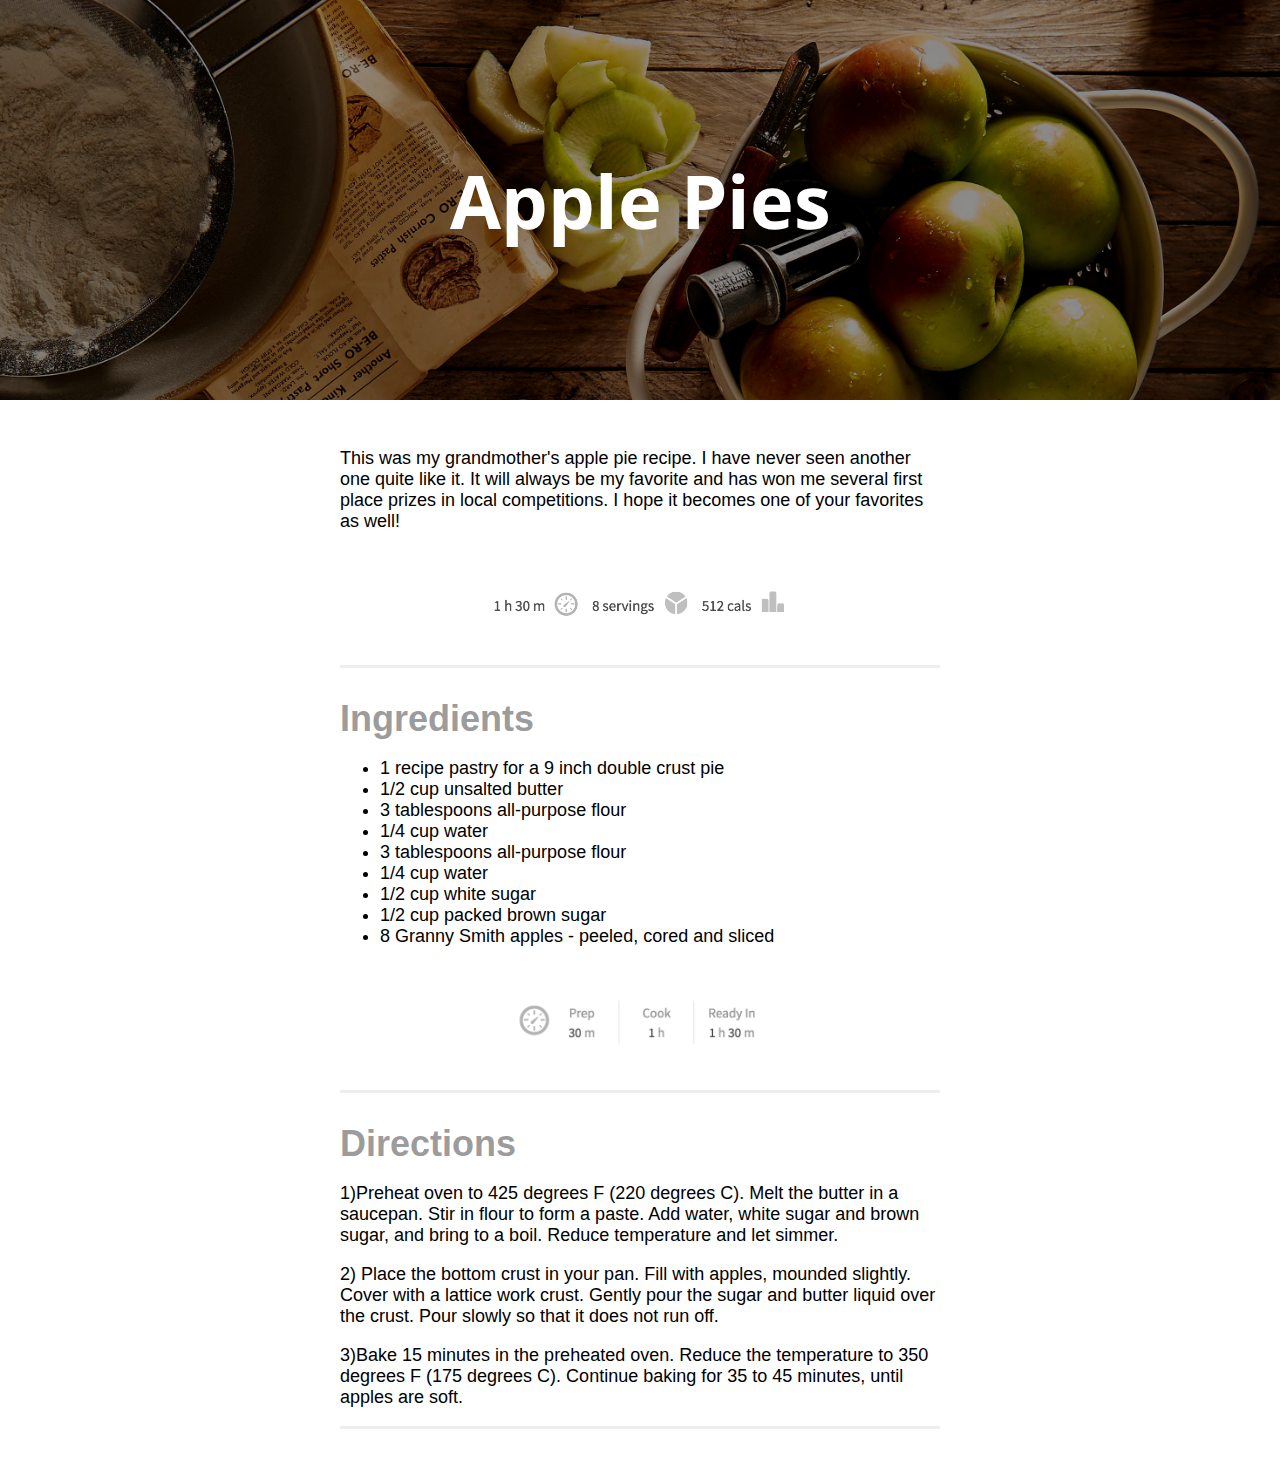
<file: lab-css-recipes-clone/starter-code/apple-pie-starter-code/index.html>
<!DOCTYPE html>
<html lang="en">

<head>
  <title>Apple Pie Recipe</title>
  <link rel="stylesheet" type="text/css" href="./css/main.css">
  <link href="https://fonts.googleapis.com/css?family=Open+Sans:300,600" rel="stylesheet">
</head>

<body>

  <section>
    <h1 class="titulo">Apple Pies</h1>
  </section>

  <article class="info-apple-pie">

    <p>
      This was my grandmother's apple pie recipe. I have never seen another one
      quite like it. It will always be my favorite and has won me several first place
      prizes in local competitions. I hope it becomes one of your favorites as well!
    </p>

    <center><img class="img-applepie-info" src="./images/recipe-info.png" ></center>



  </article>

    <article class="info2-apple-pie">

    <h1>Ingredients</h1>
    <ul>
      <li>1 recipe pastry for a 9 inch double crust pie</li>
      <li> 1/2 cup unsalted butter</li>
      <li> 3 tablespoons all-purpose flour</li>
      <li>1/4 cup water</li>
      <li>3 tablespoons all-purpose flour</li>
      <li> 1/4 cup water</li>
      <li>1/2 cup white sugar</li>
      <li> 1/2 cup packed brown sugar</li>
      <li> 8 Granny Smith apples - peeled, cored and sliced</li>
    </ul>

    <center><img class="img-applepie-info2" src="./images/cooking-info.png"></center>

  </article>



  <article class="info3-apple-pie">
    <h1>Directions</h1>
    <p></p>
    1)Preheat oven to 425 degrees F (220 degrees C). Melt the butter in a saucepan. Stir in
    flour to form a paste. Add water, white sugar and brown sugar, and bring to a boil. Reduce
    temperature and let simmer.
    </p>
    <p>
      2) Place the bottom crust in your pan. Fill with apples, mounded slightly. Cover with a
      lattice work crust. Gently pour the sugar and butter liquid over the crust. Pour slowly so
      that it does not run off.
    </p>
    <p>
      3)Bake 15 minutes in the preheated oven. Reduce the temperature to 350 degrees F (175
      degrees C). Continue baking for 35 to 45 minutes, until apples are soft.
    </p>
  </article>


</body>

</html>
</file>
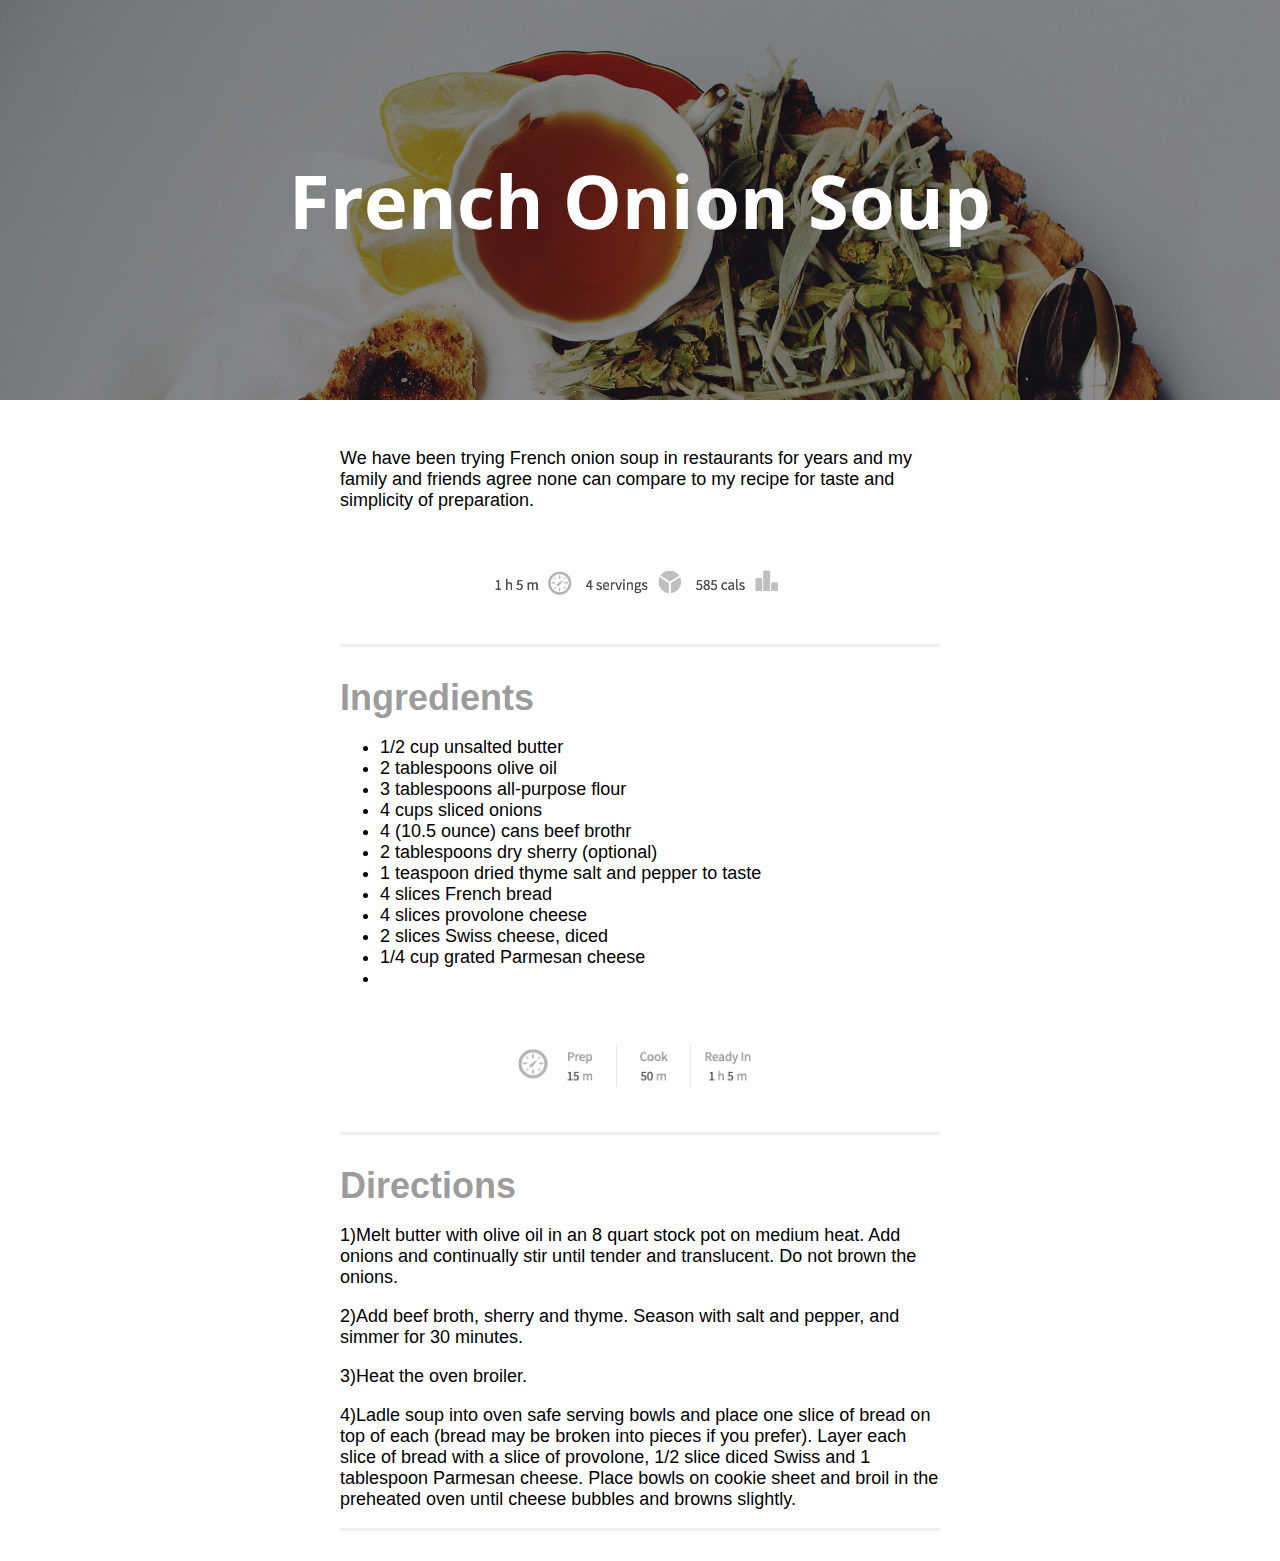
<file: lab-css-recipes-clone/starter-code/french-onion-soup-starter-code/index.html>
<!DOCTYPE html>
<html lang="en">

<head>
  <title>French Onion Soup Recipe</title>
  <link rel="stylesheet" type="text/css" href="./css/main.css">
  <link href="https://fonts.googleapis.com/css?family=Open+Sans:300,600" rel="stylesheet">
</head>

<body>

  <section>
    <h1 class="titulo">French Onion Soup</h1>
  </section>

  <article class="info-apple-pie">

    <p>

      We have been trying French onion soup in restaurants for years and my family
      and friends agree none can compare to my recipe for taste and simplicity of
      preparation.
    </p>

    <center><img class="img-applepie-info" src="./images/recipe-info.png"></center>



  </article>

  <article class="info2-apple-pie">

    <h1>Ingredients</h1>
    <ul>
      <li>1/2 cup unsalted butter</li>
      <li>2 tablespoons olive oil</li>
      <li>3 tablespoons all-purpose flour</li>
      <li>4 cups sliced onions</li>
      <li>4 (10.5 ounce) cans beef brothr</li>
      <li>2 tablespoons dry sherry (optional)</li>
      <li>1 teaspoon dried thyme salt and pepper to taste</li>
      <li>4 slices French bread</li>
      <li> 4 slices provolone cheese</li>
      <li> 2 slices Swiss cheese, diced</li>
      <li> 1/4 cup grated Parmesan cheese</li>
      <li></li>
    </ul>

    <center><img class="img-applepie-info2" src="./images/cooking-info.png"></center>

  </article>



  <article class="info3-apple-pie">
    <h1>Directions</h1>
    <p></p>
    1)Melt butter with olive oil in an 8 quart stock pot on medium heat. Add onions and
    continually stir until tender and translucent. Do not brown the onions.
    </p>
    <p>
      2)Add beef broth, sherry and thyme. Season with salt and pepper, and simmer for 30
      minutes.
      <p> 3)Heat the oven broiler.</p>

    </p>
    <p>
      4)Ladle soup into oven safe serving bowls and place one slice of bread on top of each
      (bread may be broken into pieces if you prefer). Layer each slice of bread with a slice of
      provolone, 1/2 slice diced Swiss and 1 tablespoon Parmesan cheese. Place bowls on
      cookie sheet and broil in the preheated oven until cheese bubbles and browns slightly.
    </p>
  </article>


</body>

</html>
</file>
<file: lab-css-recipes-clone/starter-code/apple-pie-starter-code/css/main.css>
/*Some necessary adjustments*/
h1, body, html, main {
    margin: 0;
  }
  /*Import the font and set the default size*/
  html {
    font-family: 'Open Sans', sans-serif;
    font-size: 18px
  }
  
 
 section{

    background: url("../images/apple-pie.jpg") no-repeat;
    background-size: 100% auto;
    height: 400px;
    text-align: center;
    margin: auto;
    color : white;
    font-size: 37px;
    display: flex;
    justify-content: center;
    align-items: center

   

 }

 .applepie{

    width:100%;

}
 .info-apple-pie{


    margin-top: 30px;
    margin-bottom:30px;
    font-family: Arial;
    align-content: center;
    border-bottom: 3px solid #eee;
    margin-left: auto;
    margin-right: auto;
    width:  600px;


}
.info2-apple-pie{
     
    margin-top: 30px;
    margin-bottom:30px;
    font-family: Arial;
    align-content: center;
    border-bottom: 3px solid #eee;
    margin-left: auto;
    margin-right: auto;
    width:  600px

}
.info3-apple-pie{
     
    margin-top: 30px;
    margin-bottom:30px;
    font-family: Arial;
    align-content: center;
    border-bottom: 3px solid #eee;
    margin-left: auto;
    margin-right: auto;
    width:  600px

}
 .applepie .titulo{

    font-family: Arial;
    color:#ffff;
    overflow: center

}

 .img-applepie-info{
    margin-top: 30px;
    margin-bottom:30px;
    height: 50px ;


}
.img-applepie-info2{
    margin-top: 30px;
    margin-bottom:30px;
    height: 60px ;


}
article h1{

    font-family: Arial;
    color: #616161a4

}
</file>
<file: lab-css-recipes-clone/starter-code/french-onion-soup-starter-code/css/main.css>
/*Some necessary adjustments*/
 h1, body, html, main {
  margin: 0;
}
/*Import the font and set the default size*/
html {
  font-family: 'Open Sans', sans-serif;
  font-size: 18px
}


section{

  background: url("../images/soup.jpg") no-repeat;
  background-size: 100% auto;
  height: 400px;
  text-align: center;
  margin: auto;
  color : white;
  font-size: 37px;
  display: flex;
  justify-content: center;
  align-items: center

 

}

.applepie{

  width:100%;

}
.info-apple-pie{


  margin-top: 30px;
  margin-bottom:30px;
  font-family: Arial;
  align-content: center;
  border-bottom: 3px solid #eee;
  margin-left: auto;
  margin-right: auto;
  width:  600px;


}
.info2-apple-pie{
   
  margin-top: 30px;
  margin-bottom:30px;
  font-family: Arial;
  align-content: center;
  border-bottom: 3px solid #eee;
  margin-left: auto;
  margin-right: auto;
  width:  600px

}
.info3-apple-pie{
   
  margin-top: 30px;
  margin-bottom:30px;
  font-family: Arial;
  align-content: center;
  border-bottom: 3px solid #eee;
  margin-left: auto;
  margin-right: auto;
  width:  600px

}
.applepie .titulo{

  font-family: Arial;
  color:#ffff;
  overflow: center

}

.img-applepie-info{
  margin-top: 30px;
  margin-bottom:30px;
  height: 50px ;


}
.img-applepie-info2{
  margin-top: 30px;
  margin-bottom:30px;
  height: 60px ;


}
article h1{

  font-family: Arial;
  color: #616161a4

}
</file>
